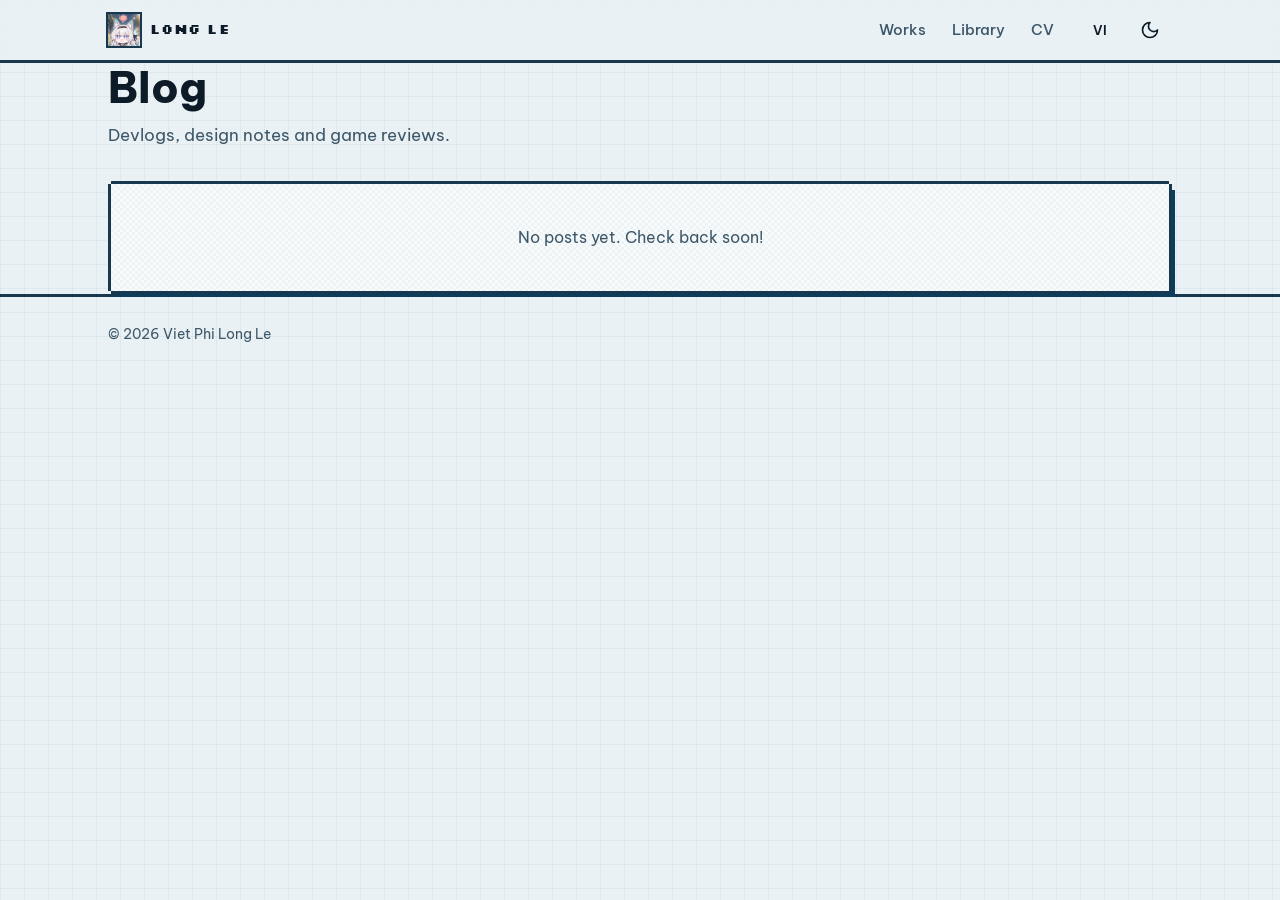
<file: blog.html>
<!doctype html>
<html lang="en" data-title-key="blog.title">
<head>
  <meta charset="utf-8">
  <meta name="viewport" content="width=device-width, initial-scale=1">
  <title>Blog · Viet Phi Long Le</title>
  <!-- Hidden until there are posts: remove this line and set showBlog: true in script.js. -->
  <meta name="robots" content="noindex">
  <link rel="icon" href="assets/avatar.jpg">
  <script>
    (() => { let t = null; try { t = localStorage.getItem('theme'); } catch {}
      if (!t) t = matchMedia('(prefers-color-scheme: dark)').matches ? 'dark' : 'light';
      document.documentElement.dataset.theme = t; })();
  </script>
  <link rel="preconnect" href="https://fonts.googleapis.com">
  <link rel="preconnect" href="https://fonts.gstatic.com" crossorigin>
  <link href="https://fonts.googleapis.com/css2?family=Be+Vietnam+Pro:wght@400;500;600;700;800&family=Silkscreen&display=swap&subset=vietnamese" rel="stylesheet">
  <link rel="stylesheet" href="styles.css">
</head>
<body>
  <a class="skip" href="#main" data-i18n="nav.skip">Skip to content</a>

  <header class="site-header">
    <nav class="container nav" aria-label="Main">
      <a class="brand" href="./"><img src="assets/avatar.jpg" alt="" width="32" height="32"><span>Long Le</span></a>
      <ul class="nav-links">
        <li><a href="works.html" data-i18n="nav.works">Works</a></li>
        <li><a href="library.html" data-i18n="nav.library">Library</a></li>
        <li data-blog hidden><a href="blog.html" aria-current="page" data-i18n="nav.blog">Blog</a></li>
        <li><a href="cv.html" data-i18n="nav.cv">CV</a></li>
      </ul>
      <div class="nav-tools">
        <button class="icon-btn" type="button" data-lang-toggle>VI</button>
        <button class="icon-btn" type="button" data-theme-toggle aria-label="Switch theme">
          <svg class="theme-icon-light" aria-hidden="true"><use href="#i-moon"/></svg>
          <svg class="theme-icon-dark" aria-hidden="true"><use href="#i-sun"/></svg>
        </button>
      </div>
    </nav>
  </header>

  <main id="main" class="container">
    <header class="page-head">
      <h1 data-i18n="nav.blog">Blog</h1>
      <p data-i18n="home.blogDesc">Devlogs, design notes and game reviews.</p>
    </header>
    <div class="grid grid-2 section" data-posts style="margin-top:32px"></div>
  </main>

  <footer class="site-footer">
    <div class="container"><span>© <span data-year>2026</span> <span data-i18n="name">Viet Phi Long Le</span></span></div>
  </footer>

  <script src="i18n.js"></script>
  <script src="script.js"></script>
  <script>
    // Posts live in data/posts.json:
    // [{ "url": "blog/my-post.html", "date": "2026-12-01", "title": { "en": "", "vi": "" }, "summary": { "en": "", "vi": "" } }]
    (async () => {
      const box = document.querySelector('[data-posts]');
      const posts = await fetch('data/posts.json').then((r) => r.json()).catch(() => []);
      const esc = (s) => String(s ?? '').replace(/[&<>"]/g, (c) => ({ '&': '&amp;', '<': '&lt;', '>': '&gt;', '"': '&quot;' })[c]);
      const render = () => {
        const lang = getLang();
        if (!posts.length) { box.innerHTML = `<div class="px empty" style="grid-column:1/-1">${t('blog.empty')}</div>`; return; }
        box.innerHTML = posts.sort((a, b) => b.date.localeCompare(a.date)).map((p) => `
          <a class="px explore-card" href="${esc(p.url)}"><div class="body">
            <div class="small muted">${new Date(p.date).toLocaleDateString(lang === 'vi' ? 'vi-VN' : 'en-AU', { day: 'numeric', month: 'short', year: 'numeric' })}</div>
            <h3>${esc(p.title?.[lang] || p.title?.en)}</h3>
            <p>${esc(p.summary?.[lang] || p.summary?.en)}</p>
          </div></a>`).join('');
      };
      document.addEventListener('langchange', render);
      render();
    })();
  </script>
</body>
</html>
</file>
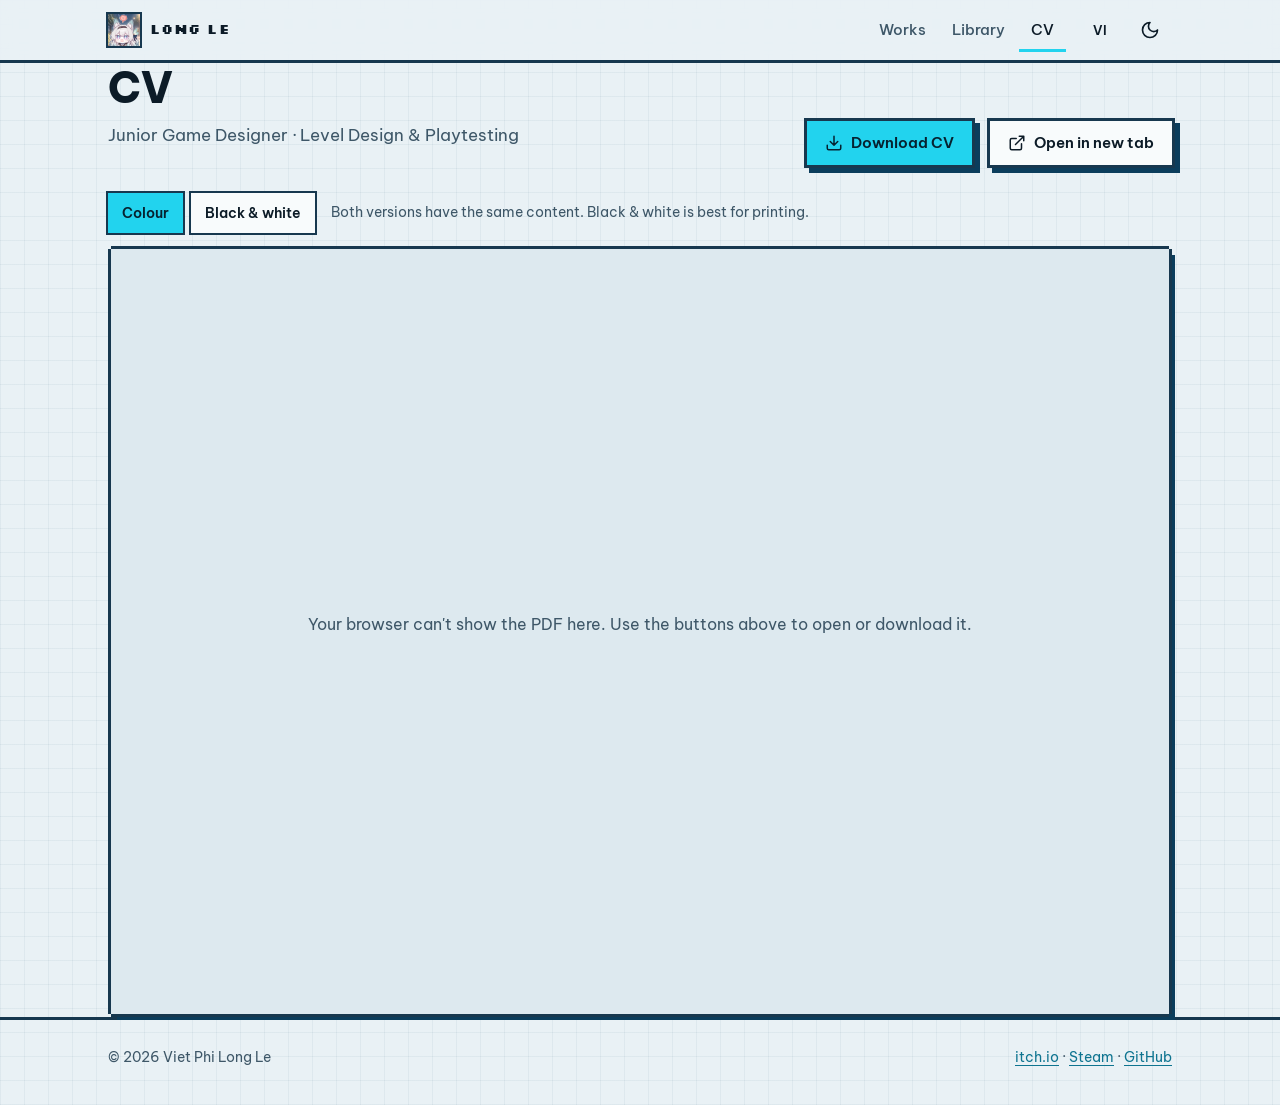
<file: cv.html>
<!doctype html>
<html lang="en" data-title-key="cv.title">
<head>
  <meta charset="utf-8">
  <meta name="viewport" content="width=device-width, initial-scale=1">
  <title>CV · Viet Phi Long Le</title>
  <meta name="description" content="CV of Viet Phi Long Le, junior game designer (level design and playtesting).">
  <link rel="icon" href="assets/avatar.jpg">
  <script>
    (() => { let t = null; try { t = localStorage.getItem('theme'); } catch {}
      if (!t) t = matchMedia('(prefers-color-scheme: dark)').matches ? 'dark' : 'light';
      document.documentElement.dataset.theme = t; })();
  </script>
  <link rel="preconnect" href="https://fonts.googleapis.com">
  <link rel="preconnect" href="https://fonts.gstatic.com" crossorigin>
  <link href="https://fonts.googleapis.com/css2?family=Be+Vietnam+Pro:wght@400;500;600;700;800&family=Silkscreen&display=swap&subset=vietnamese" rel="stylesheet">
  <link rel="stylesheet" href="styles.css">
</head>
<body>
  <a class="skip" href="#main" data-i18n="nav.skip">Skip to content</a>

  <header class="site-header">
    <nav class="container nav" aria-label="Main">
      <a class="brand" href="./"><img src="assets/avatar.jpg" alt="" width="32" height="32"><span>Long Le</span></a>
      <ul class="nav-links">
        <li><a href="works.html" data-i18n="nav.works">Works</a></li>
        <li><a href="library.html" data-i18n="nav.library">Library</a></li>
        <li data-blog hidden><a href="blog.html" data-i18n="nav.blog">Blog</a></li>
        <li><a href="cv.html" aria-current="page" data-i18n="nav.cv">CV</a></li>
      </ul>
      <div class="nav-tools">
        <button class="icon-btn" type="button" data-lang-toggle>VI</button>
        <button class="icon-btn" type="button" data-theme-toggle aria-label="Switch theme">
          <svg class="theme-icon-light" aria-hidden="true"><use href="#i-moon"/></svg>
          <svg class="theme-icon-dark" aria-hidden="true"><use href="#i-sun"/></svg>
        </button>
      </div>
    </nav>
  </header>

  <main id="main" class="container">
    <header class="page-head cv-head">
      <div>
        <h1 data-i18n="nav.cv">CV</h1>
        <p data-i18n="cv.lead">Junior Game Designer · Level Design &amp; Playtesting</p>
      </div>
      <div class="hero-cta">
        <a class="btn" href="assets/Viet-Phi-Long-Le-CV.pdf" download data-cv-link><svg aria-hidden="true"><use href="#i-download"/></svg><span data-i18n="home.ctaCv">Download CV</span></a>
        <a class="btn ghost" href="assets/Viet-Phi-Long-Le-CV.pdf" target="_blank" rel="noopener" data-cv-link><svg aria-hidden="true"><use href="#i-external"/></svg><span data-i18n="cv.newTab">Open in new tab</span></a>
      </div>
    </header>

    <div class="cv-versions">
      <div class="filters" role="group" aria-label="CV version" data-i18n-attr="aria-label:cv.versionLabel">
        <button class="chip" type="button" aria-pressed="true" data-cv-version="assets/Viet-Phi-Long-Le-CV.pdf" data-i18n="cv.colour">Colour</button>
        <button class="chip" type="button" aria-pressed="false" data-cv-version="assets/Viet-Phi-Long-Le-CV-BW.pdf" data-i18n="cv.bw">Black &amp; white</button>
      </div>
      <p class="small" data-i18n="cv.versionHint">Both versions have the same content. Black &amp; white is best for printing.</p>
    </div>

    <section class="px cv-viewer" aria-label="CV preview" data-i18n-attr="aria-label:cv.previewLabel">
      <object data="assets/Viet-Phi-Long-Le-CV.pdf#view=FitH" type="application/pdf" title="CV of Viet Phi Long Le" data-cv-viewer>
        <div class="empty">
          <p data-i18n="cv.fallback">Your browser can't show the PDF here. Use the buttons above to open or download it.</p>
        </div>
      </object>
    </section>
  </main>

  <footer class="site-footer">
    <div class="container">
      <span>© <span data-year>2026</span> <span data-i18n="name">Viet Phi Long Le</span></span>
      <span><a href="https://lxzero1412.itch.io" target="_blank" rel="noopener">itch.io</a> · <a href="https://steamcommunity.com/id/lxzero/" target="_blank" rel="noopener">Steam</a> · <a href="https://github.com/Lxzero3101" target="_blank" rel="noopener">GitHub</a></span>
    </div>
  </footer>

  <script src="i18n.js"></script>
  <script src="script.js"></script>
  <script>
    // Switch between the colour and black-and-white CV. An <object>'s data can't be
    // swapped reliably in every browser, so replace the element instead.
    (() => {
      const buttons = document.querySelectorAll('[data-cv-version]');
      const links = document.querySelectorAll('[data-cv-link]');
      buttons.forEach((btn) => btn.addEventListener('click', () => {
        if (btn.getAttribute('aria-pressed') === 'true') return;
        const file = btn.dataset.cvVersion;
        buttons.forEach((b) => b.setAttribute('aria-pressed', String(b === btn)));
        links.forEach((a) => { a.href = file; });
        const old = document.querySelector('[data-cv-viewer]');
        const viewer = old.cloneNode(true);
        viewer.data = `${file}#view=FitH`;
        old.replaceWith(viewer);
      }));
    })();
  </script>
</body>
</html>
</file>
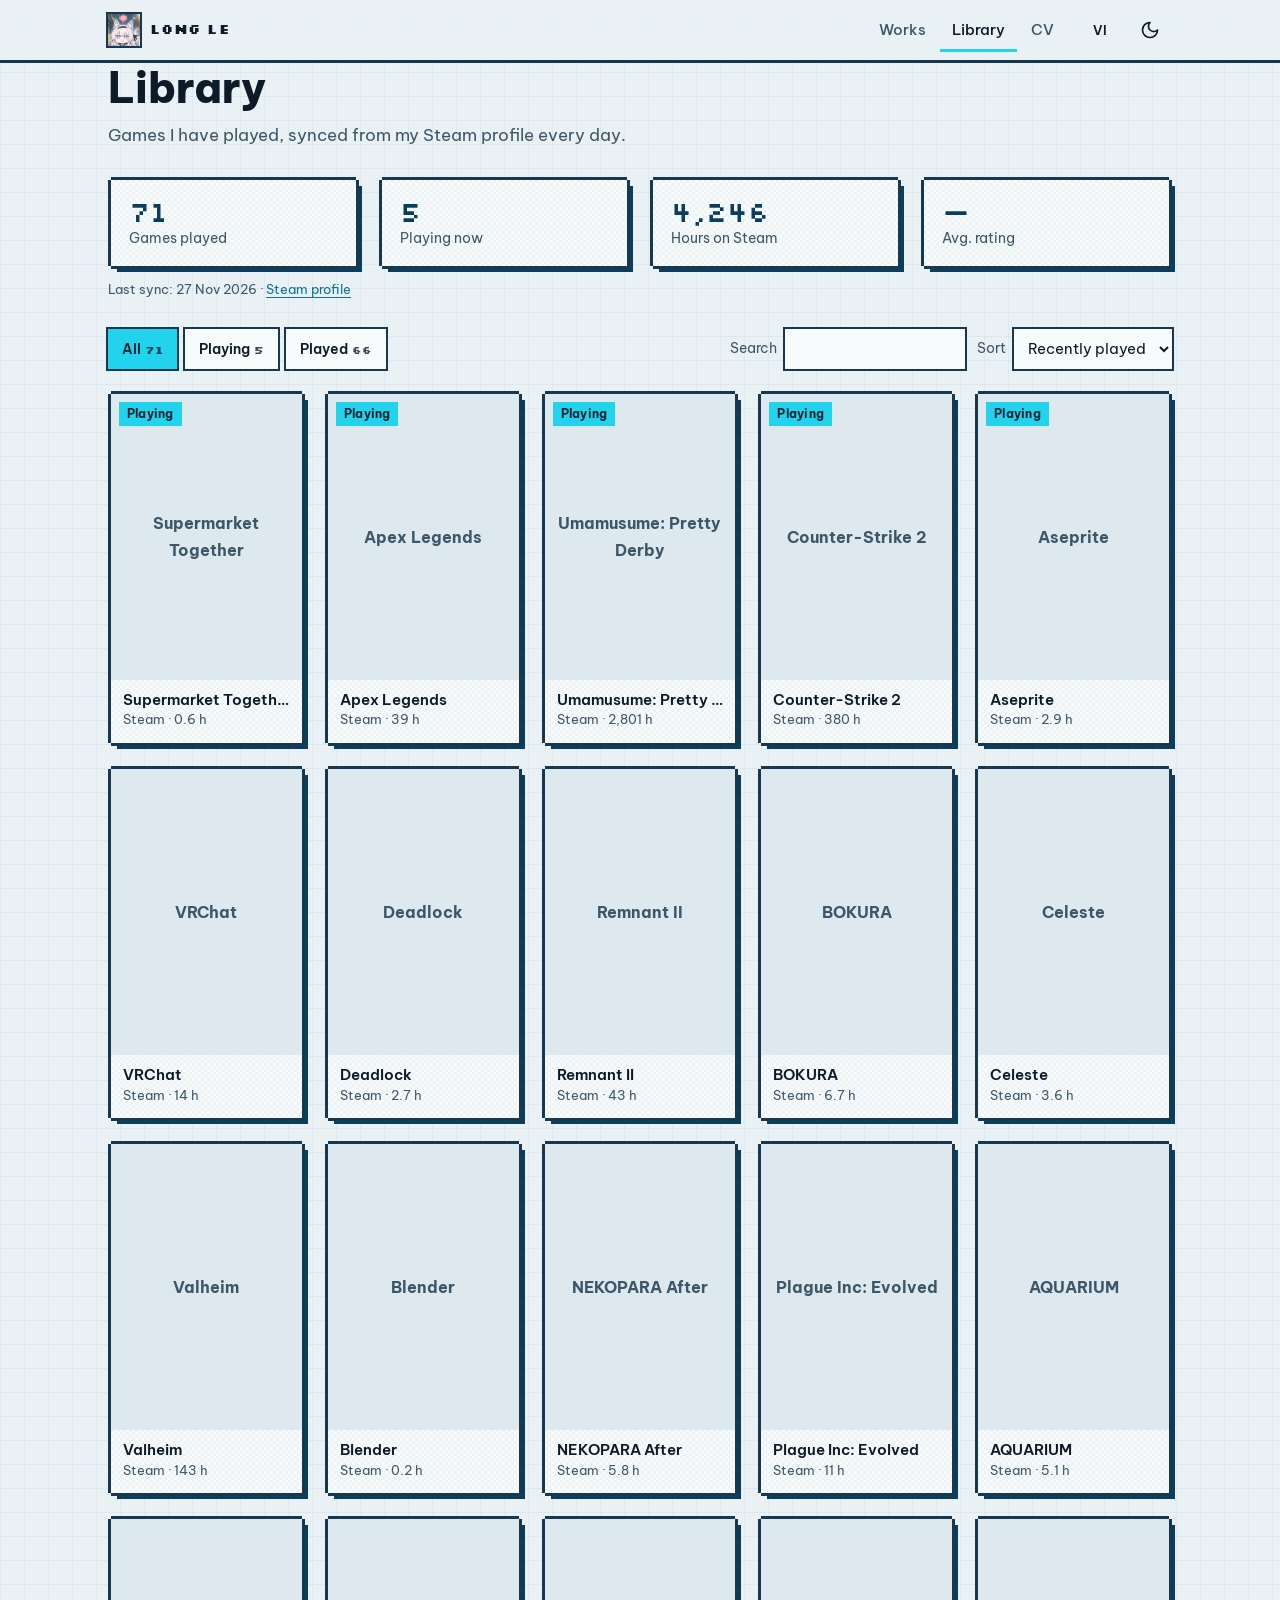
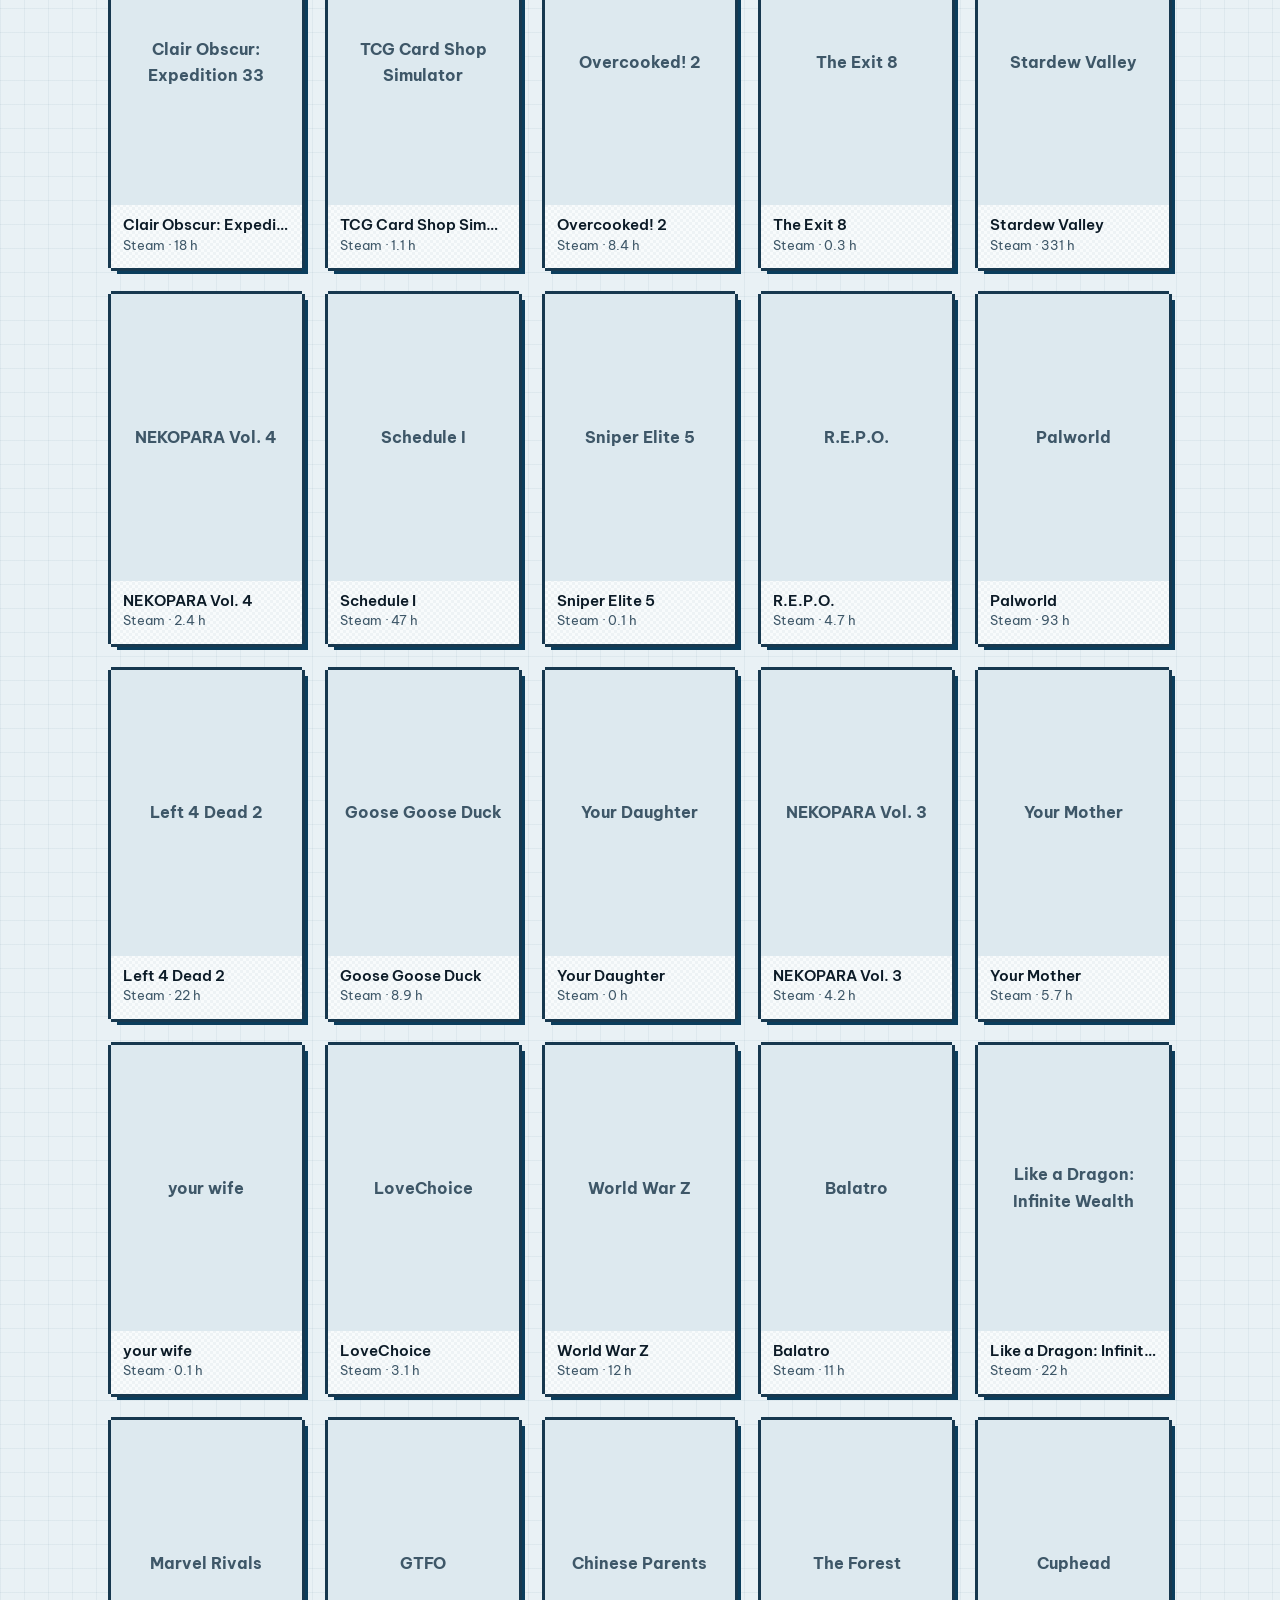
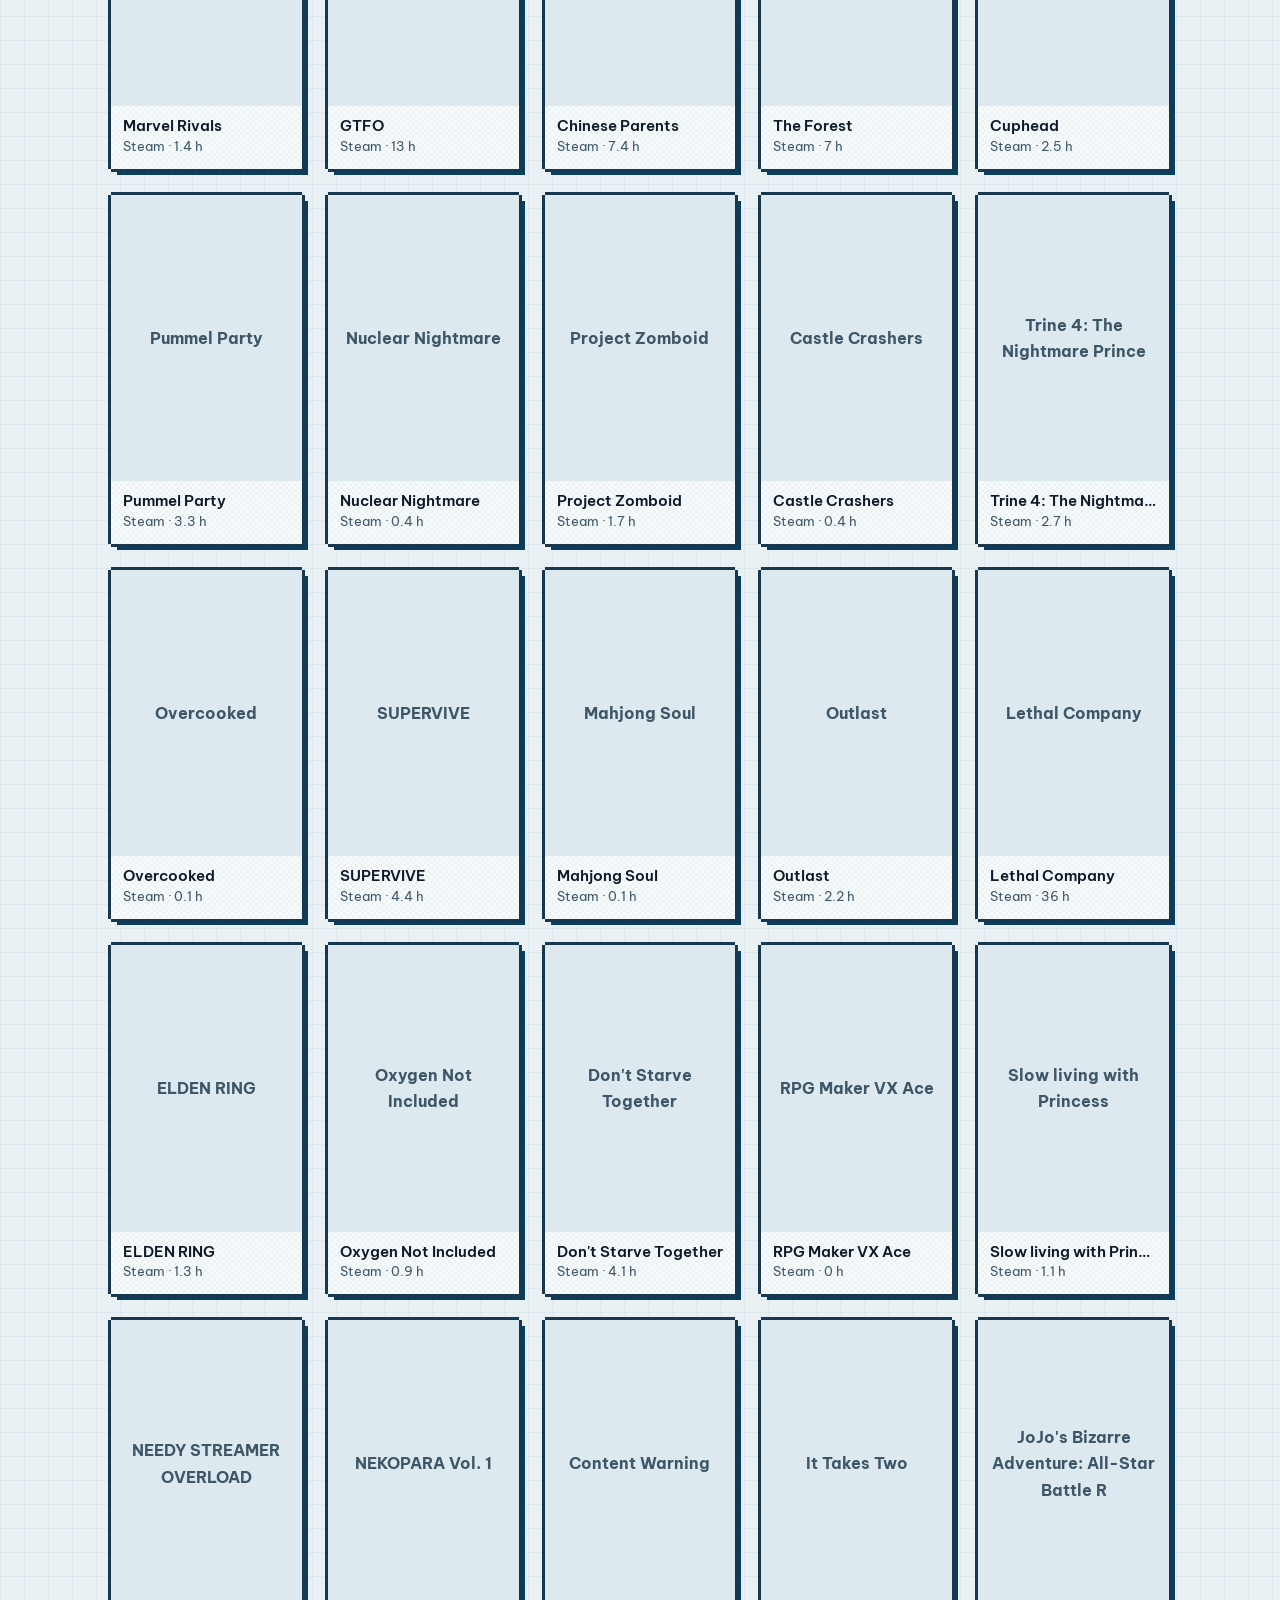
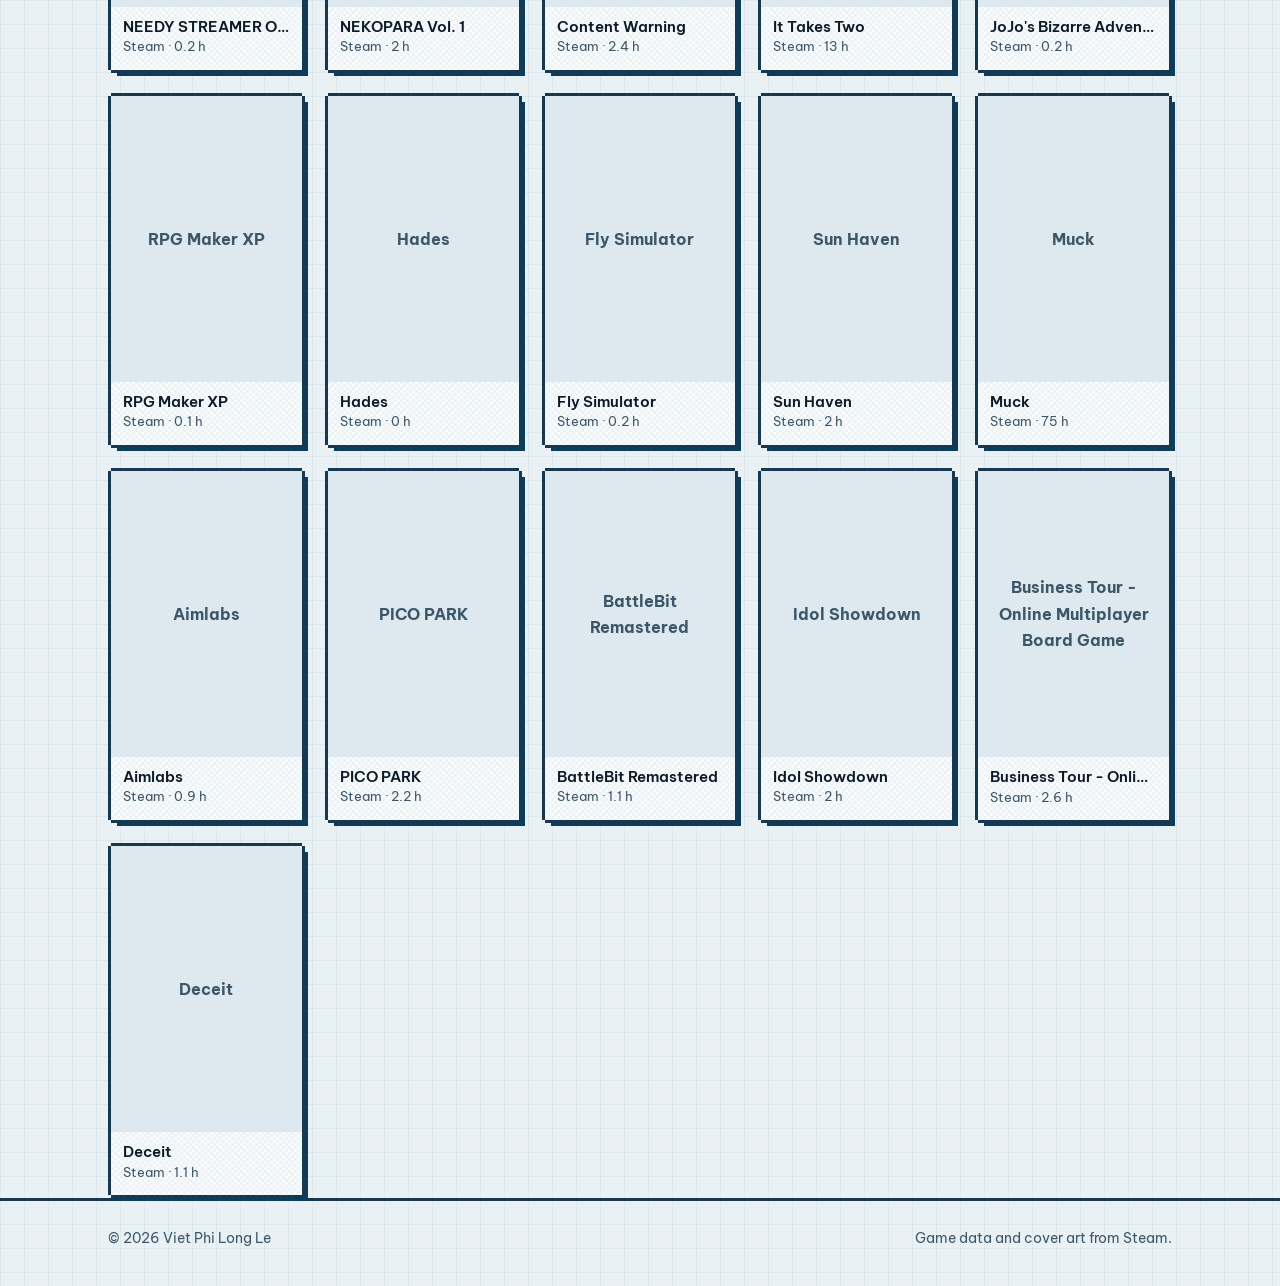
<file: library.html>
<!doctype html>
<html lang="en" data-title-key="lib.title">
<head>
  <meta charset="utf-8">
  <meta name="viewport" content="width=device-width, initial-scale=1">
  <title>Library · Viet Phi Long Le</title>
  <meta name="description" content="Games Viet Phi Long Le has played, synced from Steam every day.">
  <link rel="icon" href="assets/avatar.jpg">
  <script>
    (() => { let t = null; try { t = localStorage.getItem('theme'); } catch {}
      if (!t) t = matchMedia('(prefers-color-scheme: dark)').matches ? 'dark' : 'light';
      document.documentElement.dataset.theme = t; })();
  </script>
  <link rel="preconnect" href="https://fonts.googleapis.com">
  <link rel="preconnect" href="https://fonts.gstatic.com" crossorigin>
  <link href="https://fonts.googleapis.com/css2?family=Be+Vietnam+Pro:wght@400;500;600;700;800&family=Silkscreen&display=swap&subset=vietnamese" rel="stylesheet">
  <link rel="stylesheet" href="styles.css">
</head>
<body>
  <a class="skip" href="#main" data-i18n="nav.skip">Skip to content</a>

  <header class="site-header">
    <nav class="container nav" aria-label="Main">
      <a class="brand" href="./"><img src="assets/avatar.jpg" alt="" width="32" height="32"><span>Long Le</span></a>
      <ul class="nav-links">
        <li><a href="works.html" data-i18n="nav.works">Works</a></li>
        <li><a href="library.html" aria-current="page" data-i18n="nav.library">Library</a></li>
        <li data-blog hidden><a href="blog.html" data-i18n="nav.blog">Blog</a></li>
        <li><a href="cv.html" data-i18n="nav.cv">CV</a></li>
      </ul>
      <div class="nav-tools">
        <button class="icon-btn" type="button" data-lang-toggle>VI</button>
        <button class="icon-btn" type="button" data-theme-toggle aria-label="Switch theme">
          <svg class="theme-icon-light" aria-hidden="true"><use href="#i-moon"/></svg>
          <svg class="theme-icon-dark" aria-hidden="true"><use href="#i-sun"/></svg>
        </button>
      </div>
    </nav>
  </header>

  <main id="main" class="container">
    <header class="page-head">
      <h1 data-i18n="nav.library">Library</h1>
      <p data-i18n="lib.lead">Games I have played, synced from my Steam profile every day.</p>
    </header>

    <section class="section" aria-label="Summary" data-i18n-attr="aria-label:lib.summary" style="margin-top:28px">
      <div class="stats">
        <div class="px stat"><div class="num" data-stat="total">—</div><div class="lbl" data-i18n="lib.total">Games played</div></div>
        <div class="px stat"><div class="num" data-stat="playing">—</div><div class="lbl" data-i18n="lib.playingNow">Playing now</div></div>
        <div class="px stat"><div class="num" data-stat="hours">—</div><div class="lbl" data-i18n="lib.hours">Hours on Steam</div></div>
        <div class="px stat"><div class="num" data-stat="rating">—</div><div class="lbl" data-i18n="lib.avgRating">Avg. rating</div></div>
      </div>
      <p class="sync-note"><span data-i18n="lib.lastSync">Last sync</span>: <span data-sync>—</span> · <a href="https://steamcommunity.com/id/lxzero/" target="_blank" rel="noopener" data-i18n="lib.profile">Steam profile</a></p>
    </section>

    <div class="toolbar">
      <div class="filters" role="group" aria-label="Filter by status" data-i18n-attr="aria-label:lib.filterLabel" data-filters></div>
      <div class="spacer"></div>
      <label class="field"><span data-i18n="lib.search">Search</span>
        <input type="search" data-search autocomplete="off">
      </label>
      <label class="field"><span data-i18n="lib.sort">Sort</span>
        <select data-sort>
          <option value="recent" data-i18n="lib.sortRecent">Recently played</option>
          <option value="playtime" data-i18n="lib.sortPlaytime">Playtime</option>
          <option value="rating" data-i18n="lib.sortRating">Rating</option>
          <option value="name" data-i18n="lib.sortName">Name</option>
        </select>
      </label>
    </div>

    <div class="games" data-games aria-live="polite"></div>
  </main>

  <footer class="site-footer">
    <div class="container">
      <span>© <span data-year>2026</span> <span data-i18n="name">Viet Phi Long Le</span></span>
      <span data-i18n="lib.footer">Game data and cover art from Steam.</span>
    </div>
  </footer>

  <script src="i18n.js"></script>
  <script src="script.js"></script>
  <script src="library.js"></script>
</body>
</html>
</file>
<file: styles.css>
/* ==========================================================================
   Viet Phi Long Le — portfolio
   Palette: dark blue + cyan with soft black/white. Pixel-framed boxes.
   ========================================================================== */

:root {
  --bg: #e9f1f5;
  --bg-grid: rgba(11, 61, 92, 0.05);
  --surface: #f8fbfc;
  --surface-2: #dde9ef;
  --text: #0c1b27;
  --muted: #3e5768;
  --line: #17384f;
  --shadow: #0b3d5c;
  --primary: #0b3d5c;
  --accent: #0e7490;          /* cyan for text on light: 5.4:1 */
  --accent-fill: #22d3ee;     /* cyan fill, always with dark text */
  --on-accent: #062230;
  --dither: rgba(11, 61, 92, 0.045);
  --focus: #0891b2;
  --px: 3px;                  /* pixel unit for frames */
  --radius: 0;
  --maxw: 1120px;
  --font: "Be Vietnam Pro", system-ui, -apple-system, "Segoe UI", sans-serif;
  --font-px: "Silkscreen", "Be Vietnam Pro", monospace;
  color-scheme: light;
}

@media (prefers-color-scheme: dark) {
  :root:not([data-theme="light"]) {
    --bg: #0b1520;
    --bg-grid: rgba(34, 211, 238, 0.035);
    --surface: #112131;
    --surface-2: #18304a;
    --text: #dce9f0;
    --muted: #9db4c4;
    --line: #2c5470;
    --shadow: #040a10;
    --primary: #7fd8ec;
    --accent: #5fdcf0;
    --accent-fill: #22d3ee;
    --on-accent: #062230;
    --dither: rgba(127, 216, 236, 0.035);
    --focus: #67e8f9;
    color-scheme: dark;
  }
}
:root[data-theme="dark"] {
  --bg: #0b1520;
  --bg-grid: rgba(34, 211, 238, 0.035);
  --surface: #112131;
  --surface-2: #18304a;
  --text: #dce9f0;
  --muted: #9db4c4;
  --line: #2c5470;
  --shadow: #040a10;
  --primary: #7fd8ec;
  --accent: #5fdcf0;
  --accent-fill: #22d3ee;
  --on-accent: #062230;
  --dither: rgba(127, 216, 236, 0.035);
  --focus: #67e8f9;
  color-scheme: dark;
}

/* ---------- base ---------- */
*, *::before, *::after { box-sizing: border-box; }
html { -webkit-text-size-adjust: 100%; scroll-behavior: smooth; }
body {
  margin: 0;
  font-family: var(--font);
  font-size: 16px;
  line-height: 1.65;
  color: var(--text);
  background-color: var(--bg);
  background-image:
    linear-gradient(var(--bg-grid) 1px, transparent 1px),
    linear-gradient(90deg, var(--bg-grid) 1px, transparent 1px);
  background-size: 24px 24px;
  transition: background-color .2s ease, color .2s ease;
}
img { max-width: 100%; display: block; }
a { color: var(--accent); text-underline-offset: 3px; }
a:hover { color: var(--primary); }
h1, h2, h3 { line-height: 1.2; margin: 0; color: var(--text); }
p { margin: 0 0 .9em; }
:focus-visible { outline: 3px solid var(--focus); outline-offset: 3px; }
[hidden] { display: none !important; }
/* The pixel font has no Vietnamese diacritics, so translated labels use the body font. */
:lang(vi) .tl-date, :lang(vi) .skill-group h3 { font-family: var(--font); font-weight: 700; letter-spacing: 0; }
.sr-only { position: absolute; width: 1px; height: 1px; overflow: hidden; clip: rect(0 0 0 0); white-space: nowrap; }
.skip { position: absolute; left: 16px; top: -60px; z-index: 50; padding: 8px 12px; background: var(--accent-fill); color: var(--on-accent); }
.skip:focus { top: 12px; }

.container { width: 100%; max-width: var(--maxw); margin: 0 auto; padding: 0 16px; }
@media (min-width: 768px) { .container { padding: 0 28px; } }

/* ---------- pixel frame ---------- */
/* Notched-corner pixel border + hard drop shadow, done with box-shadow so it never shifts layout. */
.px {
  position: relative;
  background-color: var(--surface);
  background-image: conic-gradient(var(--dither) 25%, transparent 0 50%, var(--dither) 0 75%, transparent 0);
  background-size: 6px 6px;
  margin: var(--px);
  box-shadow:
    0 calc(var(--px) * -1) 0 0 var(--line),
    0 var(--px) 0 0 var(--line),
    calc(var(--px) * -1) 0 0 0 var(--line),
    var(--px) 0 0 0 var(--line),
    calc(var(--px) * 2) calc(var(--px) * 2) 0 0 var(--shadow);
}
a.px, .px.is-link {
  display: block; color: inherit; text-decoration: none; cursor: pointer;
  transition: transform .18s ease, box-shadow .18s ease;
}
a.px:hover, .px.is-link:hover {
  transform: translate(-2px, -2px);
  box-shadow:
    0 calc(var(--px) * -1) 0 0 var(--accent),
    0 var(--px) 0 0 var(--accent),
    calc(var(--px) * -1) 0 0 0 var(--accent),
    var(--px) 0 0 0 var(--accent),
    calc(var(--px) * 3) calc(var(--px) * 3) 0 0 var(--shadow);
}

/* ---------- header ---------- */
.site-header {
  position: sticky; top: 0; z-index: 30;
  background: color-mix(in srgb, var(--bg) 88%, transparent);
  backdrop-filter: blur(8px);
  border-bottom: var(--px) solid var(--line);
}
.nav { display: flex; align-items: center; gap: 12px; min-height: 60px; flex-wrap: wrap; }
.brand { display: flex; align-items: center; gap: 10px; text-decoration: none; color: var(--text); font-weight: 700; margin-right: auto; }
.brand img { width: 32px; height: 32px; image-rendering: auto; box-shadow: 0 0 0 2px var(--line); }
.brand span { font-family: var(--font-px); font-size: 14px; letter-spacing: .02em; }
.nav-links { display: flex; gap: 2px; list-style: none; margin: 0; padding: 0; }
.nav-links a {
  display: inline-flex; align-items: center; min-height: 44px; padding: 0 12px;
  color: var(--muted); text-decoration: none; font-weight: 500; font-size: 15px;
}
.nav-links a:hover { color: var(--text); }
.nav-links a[aria-current="page"] { color: var(--text); box-shadow: inset 0 -3px 0 var(--accent-fill); }
.nav-tools { display: flex; gap: 6px; }
.icon-btn {
  display: inline-flex; align-items: center; justify-content: center; gap: 6px;
  min-width: 44px; height: 44px; padding: 0 10px; border: 0; cursor: pointer;
  background: transparent; color: var(--text); font: 600 13px var(--font);
  transition: background-color .15s ease;
}
.icon-btn:hover { background: var(--surface-2); }
.icon-btn svg { width: 20px; height: 20px; }
.theme-icon-dark { display: none; }
:root[data-theme="dark"] .theme-icon-dark { display: block; }
:root[data-theme="dark"] .theme-icon-light { display: none; }
@media (max-width: 640px) {
  .nav { padding-bottom: 4px; }
  .nav-links { order: 3; width: 100%; overflow-x: auto; margin: 0 -8px; }
}

/* ---------- common ---------- */
main { padding: 40px 0 64px; }
.section { margin-top: 56px; }
.section-title {
  display: flex; align-items: center; gap: 12px;
  font-size: 22px; font-weight: 700; margin-bottom: 20px;
}
.section-title .idx { font-family: var(--font-px); font-size: 13px; color: var(--on-accent); background: var(--accent-fill); padding: 2px 8px; }
.muted { color: var(--muted); }
.small { font-size: 14px; }
.tag {
  display: inline-block; padding: 3px 10px; font-size: 13px; font-weight: 500;
  background: var(--surface-2); color: var(--text);
  box-shadow: 0 0 0 2px var(--line);
  margin: 2px;
}
.tags { display: flex; flex-wrap: wrap; gap: 8px; }
.badge {
  display: inline-block; padding: 2px 8px; font-size: 12px; font-weight: 700;
  background: var(--accent-fill); color: var(--on-accent); letter-spacing: .02em;
}
.badge.dark { background: var(--text); color: var(--bg); }
.btn {
  display: inline-flex; align-items: center; gap: 8px; min-height: 44px; padding: 0 18px;
  font: 600 15px var(--font); text-decoration: none; cursor: pointer; border: 0;
  background: var(--accent-fill); color: var(--on-accent);
  box-shadow: 0 0 0 var(--px) var(--line), 5px 5px 0 var(--px) var(--shadow);
  transition: transform .15s ease, box-shadow .15s ease;
}
.btn:hover { color: var(--on-accent); transform: translate(-2px, -2px); box-shadow: 0 0 0 var(--px) var(--line), 7px 7px 0 var(--px) var(--shadow); }
.btn.ghost { background: var(--surface); color: var(--text); }
.btn svg { width: 18px; height: 18px; }
.grid { display: grid; gap: 24px; }
@media (min-width: 720px) { .grid-2 { grid-template-columns: repeat(2, 1fr); } .grid-3 { grid-template-columns: repeat(3, 1fr); } }
@media (min-width: 720px) and (max-width: 979px) { .grid-3 { grid-template-columns: repeat(2, 1fr); } }

/* ---------- hero ---------- */
.hero { display: grid; gap: 28px; align-items: start; }
@media (min-width: 760px) { .hero { grid-template-columns: 168px 1fr; gap: 36px; } }
.avatar { width: 136px; height: 136px; box-shadow: 0 0 0 var(--px) var(--line), 8px 8px 0 var(--px) var(--shadow); margin: 4px; }
@media (min-width: 760px) { .avatar { width: 160px; height: 160px; } }
.hero-media { display: flex; flex-wrap: wrap; gap: 24px; align-items: flex-start; }
@media (min-width: 760px) { .hero-media { flex-direction: column; gap: 28px; } }
.portrait { margin: 0; }
.portrait img { display: block; object-fit: cover; }
.portrait figcaption { font-family: var(--font-px); font-size: 12px; color: var(--muted); margin-top: 12px; text-align: center; letter-spacing: .03em; }
.hero h1 { font-size: clamp(32px, 6vw, 48px); font-weight: 800; letter-spacing: -.01em; }
.hero .role { font-size: 18px; font-weight: 600; margin: 10px 0 18px; color: var(--primary); }
.hero .loc { display: inline-flex; align-items: center; gap: 6px; color: var(--muted); font-size: 14px; margin-top: 6px; }
.hero .loc svg { width: 16px; height: 16px; }
.hero .intro { max-width: 68ch; color: var(--text); }
.socials { display: flex; flex-wrap: wrap; gap: 4px; margin: 18px 0 22px; }
.socials a, .socials button { color: var(--muted); }
.socials a:hover, .socials button:hover { color: var(--text); }
.hero-cta { display: flex; flex-wrap: wrap; gap: 18px; }
.toast {
  position: fixed; left: 50%; bottom: 24px; transform: translateX(-50%); z-index: 40;
  background: var(--text); color: var(--bg); padding: 10px 16px; font-weight: 600; font-size: 14px;
  opacity: 0; pointer-events: none; transition: opacity .2s ease;
}
.toast.show { opacity: 1; }

/* stats strip */
.stats { display: grid; grid-template-columns: repeat(2, 1fr); gap: 20px; }
@media (min-width: 720px) { .stats { grid-template-columns: repeat(4, 1fr); } }
.stat { padding: 16px 18px; }
.stat .num { font-family: var(--font-px); font-size: 28px; line-height: 1.1; color: var(--primary); }
.stat .lbl { font-size: 14px; color: var(--muted); }

/* explore cards */
.explore-card { padding: 0; overflow: hidden; height: 100%; }
.explore-card .cover { aspect-ratio: 16 / 9; background: var(--surface-2); overflow: hidden; }
.explore-card .cover img { width: 100%; height: 100%; object-fit: cover; image-rendering: pixelated; }
.explore-card .body { padding: 16px 18px 18px; }
.explore-card h3 { display: flex; align-items: center; justify-content: space-between; gap: 8px; font-size: 19px; }
.explore-card h3 svg { width: 20px; height: 20px; color: var(--accent); flex: none; }
.explore-card p { color: var(--muted); font-size: 15px; margin: 6px 0 0; }
.mini-covers { display: grid; grid-template-columns: repeat(4, 1fr); gap: 6px; padding: 14px 14px 0; aspect-ratio: auto; }
.mini-covers div { aspect-ratio: 2 / 3; background: var(--surface-2); overflow: hidden; }
.mini-covers img { width: 100%; height: 100%; object-fit: cover; }

/* skills */
.skill-group { padding: 18px 20px; }
.skill-group h3 { font-size: 15px; font-family: var(--font-px); color: var(--accent); margin-bottom: 12px; font-weight: 400; letter-spacing: .03em; }

/* timeline */
.timeline { list-style: none; margin: 0; padding: 0; display: grid; gap: 20px; }
.tl-item { display: grid; gap: 6px; padding: 18px 20px; }
@media (min-width: 720px) { .tl-item { grid-template-columns: 170px 1fr; gap: 20px; } }
.tl-date { font-family: var(--font-px); font-size: 13px; color: var(--accent); padding-top: 3px; }
.tl-item h3 { font-size: 17px; }
.tl-item .org { color: var(--muted); font-weight: 500; }
.tl-item p { margin: 6px 0 0; }
.tl-item ul { margin: 8px 0 0; padding-left: 20px; }
.tl-item li { margin-bottom: 4px; }

/* contact */
.contact { padding: 22px 24px; display: grid; gap: 14px; }
@media (min-width: 720px) { .contact { grid-template-columns: repeat(2, 1fr); } }
.contact-row { display: flex; align-items: center; gap: 12px; min-height: 44px; }
.contact-row svg { width: 22px; height: 22px; color: var(--accent); flex: none; }
.contact-row .k { display: block; font-size: 13px; color: var(--muted); }
.contact-row .v { font-weight: 600; color: var(--text); word-break: break-word; }
.contact-row a.v { text-decoration: none; }
.contact-row a.v:hover { color: var(--accent); }
.copy-btn { border: 0; background: none; padding: 0; font: inherit; cursor: pointer; text-align: left; }

/* ---------- page header ---------- */
.page-head h1 { font-size: clamp(30px, 5vw, 42px); font-weight: 800; }
.page-head p { color: var(--muted); margin-top: 8px; font-size: 17px; }

/* ---------- works ---------- */
.feature { display: grid; overflow: hidden; }
@media (min-width: 900px) { .feature { grid-template-columns: 1.05fr 1fr; } }
.feature .cover { background: var(--surface-2); min-height: 220px; }
.feature .cover img { width: 100%; height: 100%; object-fit: cover; image-rendering: pixelated; }
.feature .body { padding: 24px; }
.feature h2 { font-size: 26px; margin: 8px 0 4px; }
.feature .meta { color: var(--muted); font-size: 15px; margin-bottom: 14px; }
.feature ul { padding-left: 20px; margin: 0 0 18px; }
.feature li { margin-bottom: 8px; }
.work-card { overflow: hidden; display: flex; flex-direction: column; height: 100%; }
.work-card .cover { aspect-ratio: 315 / 250; background: var(--surface-2); }
.work-card .cover img { width: 100%; height: 100%; object-fit: cover; }
.work-card .cover.blank { display: flex; align-items: center; justify-content: center; font-family: var(--font-px); color: var(--muted); font-size: 22px; }
.work-card .body { padding: 16px 18px 20px; display: flex; flex-direction: column; gap: 8px; flex: 1; }
.work-card h3 { font-size: 19px; }
.work-card .meta { font-size: 14px; color: var(--muted); }
@media (min-width: 720px) { .grid-2 > .span-all { grid-column: 1 / -1; } }
.tl-item .btn { margin-top: 12px; }
.work-card .did strong { color: var(--text); }
.work-card .role { font-size: 14px; font-weight: 600; margin-top: -4px; }
.work-card .lesson { font-size: 15px; border-left: var(--px) solid var(--accent-fill); padding-left: 10px; color: var(--muted); }
.work-card .play { margin-top: auto; padding-top: 6px; font-weight: 600; display: inline-flex; align-items: center; gap: 6px; }
.work-card .play svg { width: 16px; height: 16px; }

/* ---------- library ---------- */
.toolbar { display: flex; flex-wrap: wrap; align-items: center; gap: 12px; margin: 28px 0 22px; }
.filters { display: flex; flex-wrap: wrap; gap: 8px; }
.chip {
  min-height: 40px; padding: 0 14px; border: 0; cursor: pointer;
  font: 600 14px var(--font); color: var(--text); background: var(--surface);
  box-shadow: 0 0 0 2px var(--line);
  transition: background-color .15s ease;
}
.chip:hover { background: var(--surface-2); }
.chip[aria-pressed="true"] { background: var(--accent-fill); color: var(--on-accent); }
.chip .n { font-family: var(--font-px); font-size: 11px; margin-left: 4px; opacity: .8; }
.toolbar .spacer { flex: 1; }
.field { display: flex; align-items: center; gap: 8px; font-size: 14px; color: var(--muted); }
.field input, .field select {
  min-height: 40px; padding: 0 10px; font: 15px var(--font); color: var(--text);
  background: var(--surface); border: 0; box-shadow: 0 0 0 2px var(--line);
}
.field input { width: 180px; }
.games { display: grid; grid-template-columns: repeat(2, 1fr); gap: 20px; }
@media (min-width: 560px) { .games { grid-template-columns: repeat(3, 1fr); } }
@media (min-width: 860px) { .games { grid-template-columns: repeat(4, 1fr); } }
@media (min-width: 1080px) { .games { grid-template-columns: repeat(5, 1fr); } }
.game { overflow: hidden; }
.game a { color: inherit; text-decoration: none; display: block; }
.game .cover { position: relative; aspect-ratio: 2 / 3; background: var(--surface-2); overflow: hidden; }
.game .cover img { width: 100%; height: 100%; object-fit: cover; }
.game .cover img.wide { object-position: left center; }
.game .badge { position: absolute; top: 8px; left: 8px; }
.game .rating { position: absolute; top: 8px; right: 8px; font-family: var(--font-px); font-size: 12px; }
.game .info { padding: 10px 12px 12px; }
.game h3 { font-size: 15px; font-weight: 600; line-height: 1.3; overflow: hidden; text-overflow: ellipsis; white-space: nowrap; }
.game .hours { font-size: 13px; color: var(--muted); }
.game .note { font-size: 13px; color: var(--muted); margin-top: 4px; }
.empty { padding: 40px 24px; text-align: center; color: var(--muted); }
.sync-note { font-size: 13px; color: var(--muted); margin-top: 10px; }

/* ---------- footer ---------- */
.site-footer { border-top: var(--px) solid var(--line); padding: 26px 0 36px; color: var(--muted); font-size: 14px; }
.site-footer .container { display: flex; flex-wrap: wrap; gap: 10px 24px; justify-content: space-between; }

@media (prefers-reduced-motion: reduce) {
  *, *::before, *::after { transition: none !important; animation: none !important; scroll-behavior: auto !important; }
  a.px:hover, .px.is-link:hover, .btn:hover { transform: none; }
}
.game .no-cover {
  position: absolute; inset: 0; display: flex; align-items: center; justify-content: center; padding: 12px;
  text-align: center; font-weight: 700; color: var(--muted); background: var(--surface-2);
}

/* ---------- CV viewer ---------- */
.cv-head { display: flex; flex-wrap: wrap; align-items: flex-end; justify-content: space-between; gap: 20px; }
.cv-versions { margin-top: 28px; display: flex; flex-wrap: wrap; align-items: center; gap: 8px 16px; }
.cv-versions p { margin: 0; color: var(--muted); }
.cv-viewer { margin-top: 16px; padding: 0; overflow: hidden; }
.cv-viewer object { display: block; width: 100%; height: min(85vh, 1100px); border: 0; background: var(--surface-2); }
.cv-viewer .empty { height: 100%; display: flex; align-items: center; justify-content: center; }

/* Explore card: CV paper illustration */
.cv-sheet { display: flex; align-items: center; justify-content: center; }
.cv-sheet .paper {
  width: 42%; height: 82%; background: #f8fbfc; padding: 8% 6%;
  box-shadow: 0 0 0 3px var(--line), 6px 6px 0 3px var(--shadow);
  display: flex; flex-direction: column; gap: 7%;
}
.cv-sheet .paper i { display: block; height: 6%; background: #c6d6df; }
.cv-sheet .paper i:nth-child(1) { width: 75%; height: 10%; background: #0b3d5c; }
.cv-sheet .paper i:nth-child(2) { width: 50%; background: #22d3ee; }
.cv-sheet .paper i:nth-child(4) { width: 85%; }
.cv-sheet .paper i:nth-child(6) { width: 60%; }
</file>
